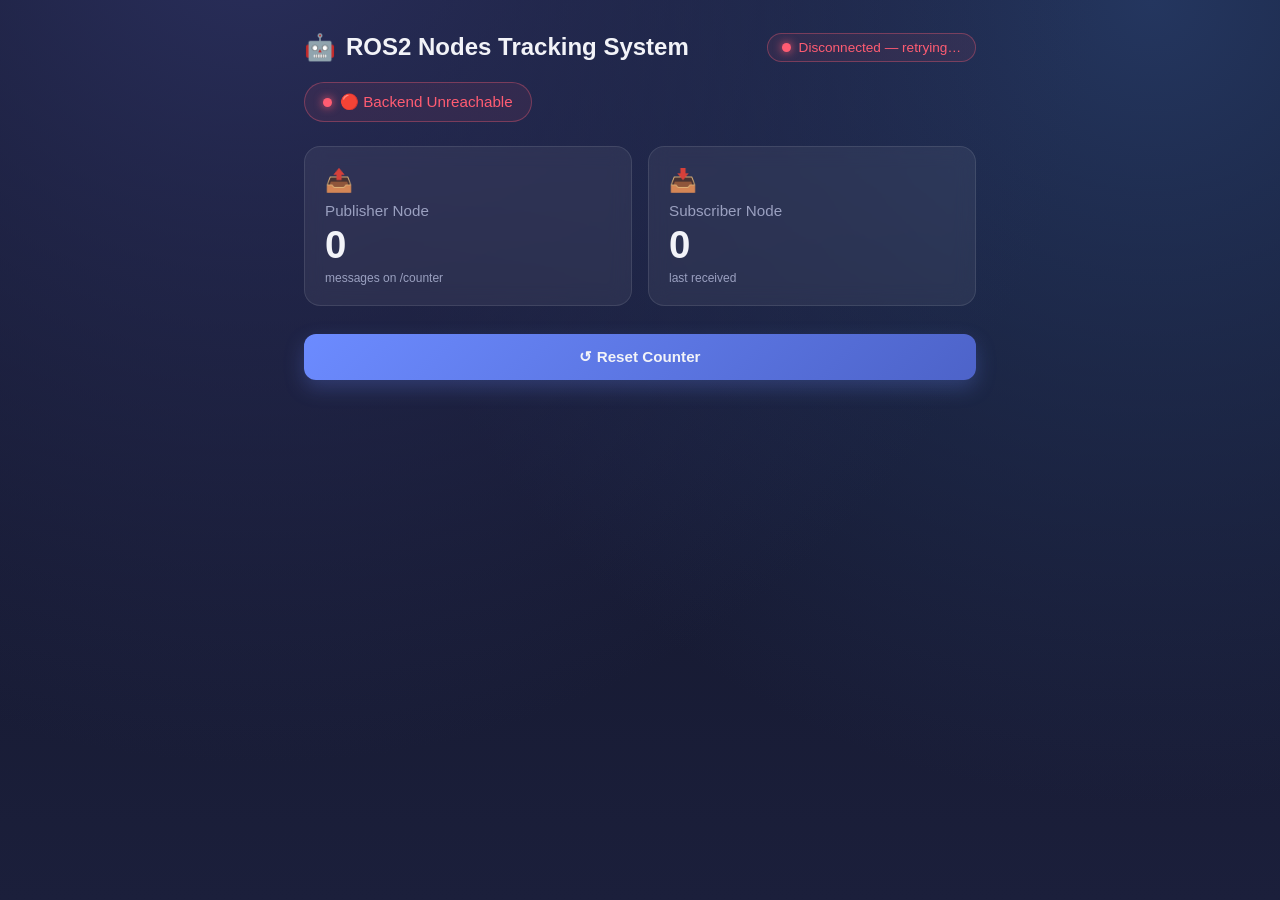
<file: frontend/index.html>
<!DOCTYPE html>

<html lang="en">

<head>

<meta charset="UTF-8">
<meta name="viewport" content="width=device-width, initial-scale=1.0">

<title>
ROS2 Nodes Tracking System
</title>

<link rel="stylesheet"
      href="styles.css">

</head>

<body>

<div class="app">

  <header class="topbar">

    <h1>
      <span class="logo">🤖</span>
      ROS2 Nodes Tracking System
    </h1>

    <div id="connection" class="pill unknown">
      <span class="dot"></span>
      <span class="label">Connecting…</span>
    </div>

  </header>

  <div id="health" class="pill health unknown">
    <span class="dot"></span>
    <span class="label">Checking system health…</span>
  </div>

  <div class="grid">

    <div class="card">
      <div class="card-icon">📤</div>
      <h2>Publisher Node</h2>
      <div id="publisher" class="value">0</div>
      <div class="sub">messages on /counter</div>
    </div>

    <div class="card">
      <div class="card-icon">📥</div>
      <h2>Subscriber Node</h2>
      <div id="subscriber" class="value">0</div>
      <div class="sub">last received</div>
    </div>

  </div>

  <button id="reset-btn" onclick="resetCounter()">
    <span class="btn-label">↺ Reset Counter</span>
  </button>

</div>

<script src="app.js"></script>

</body>

</html>
</file>
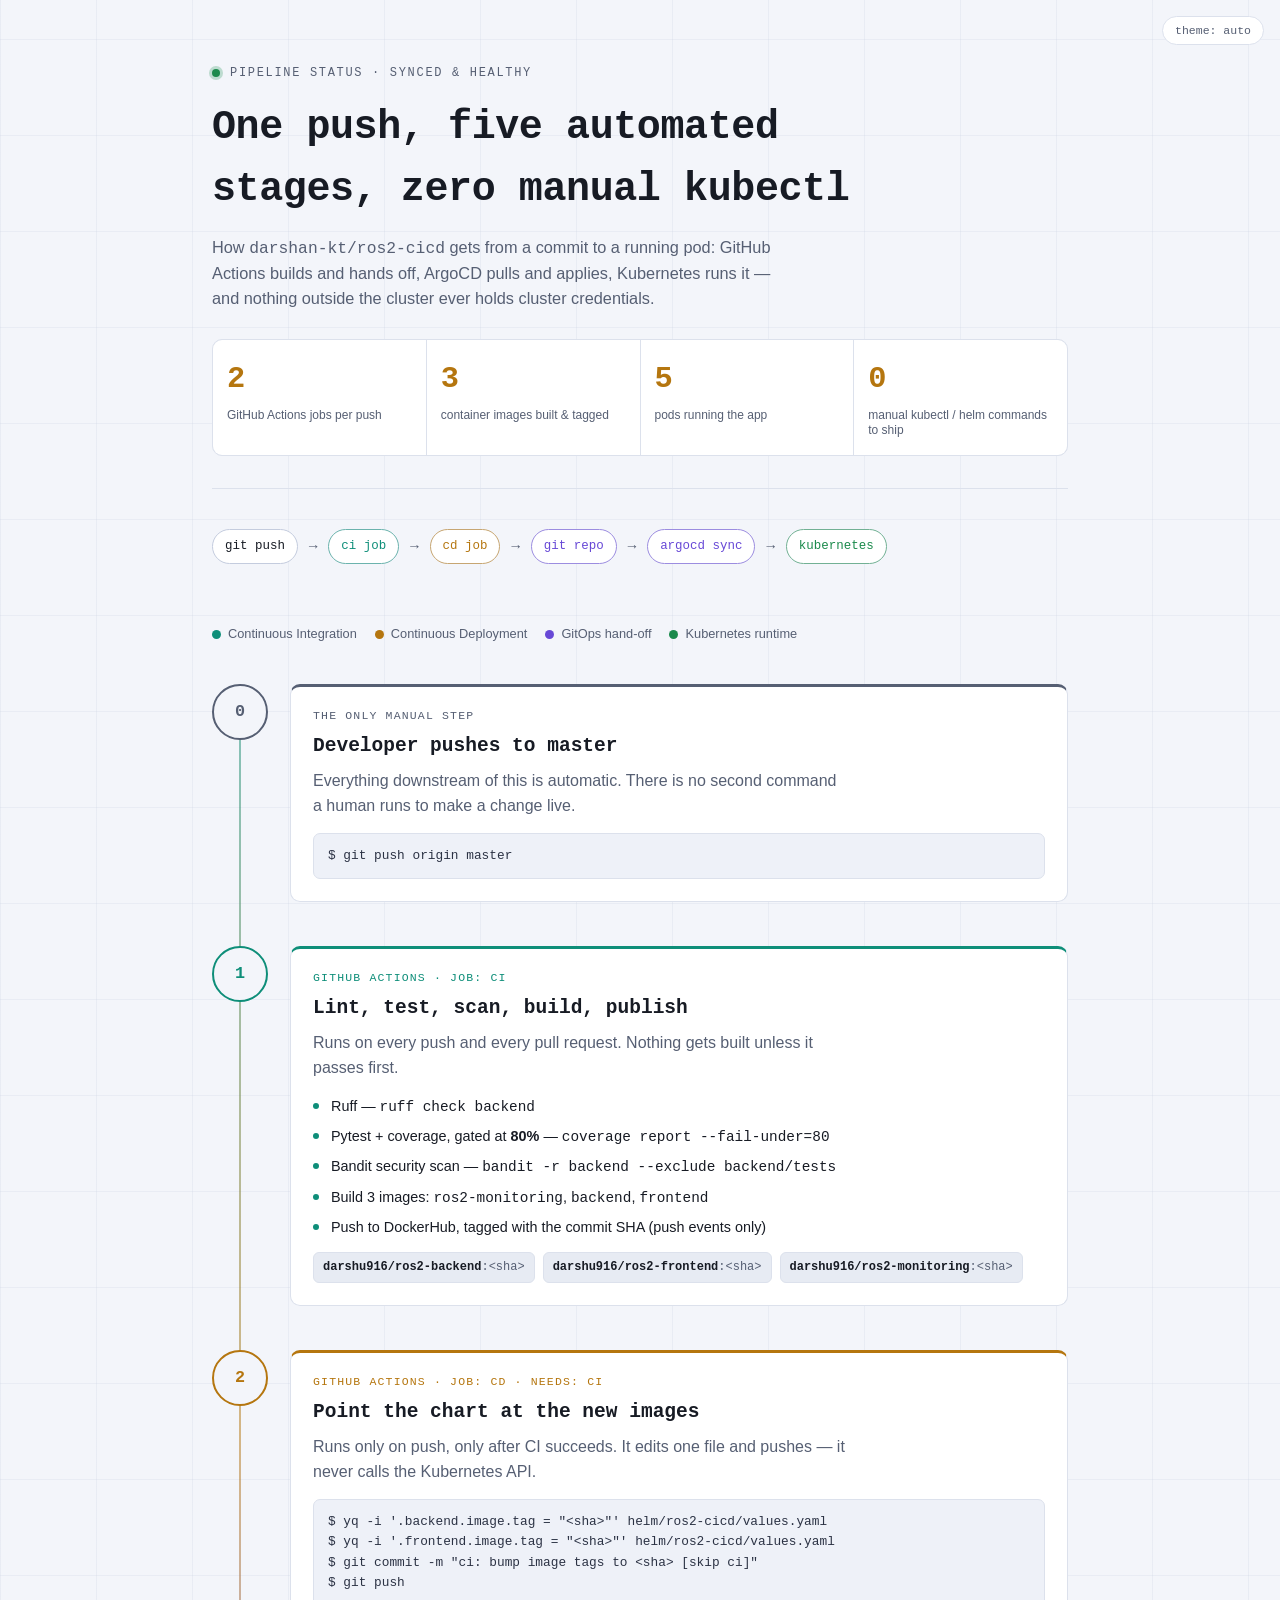
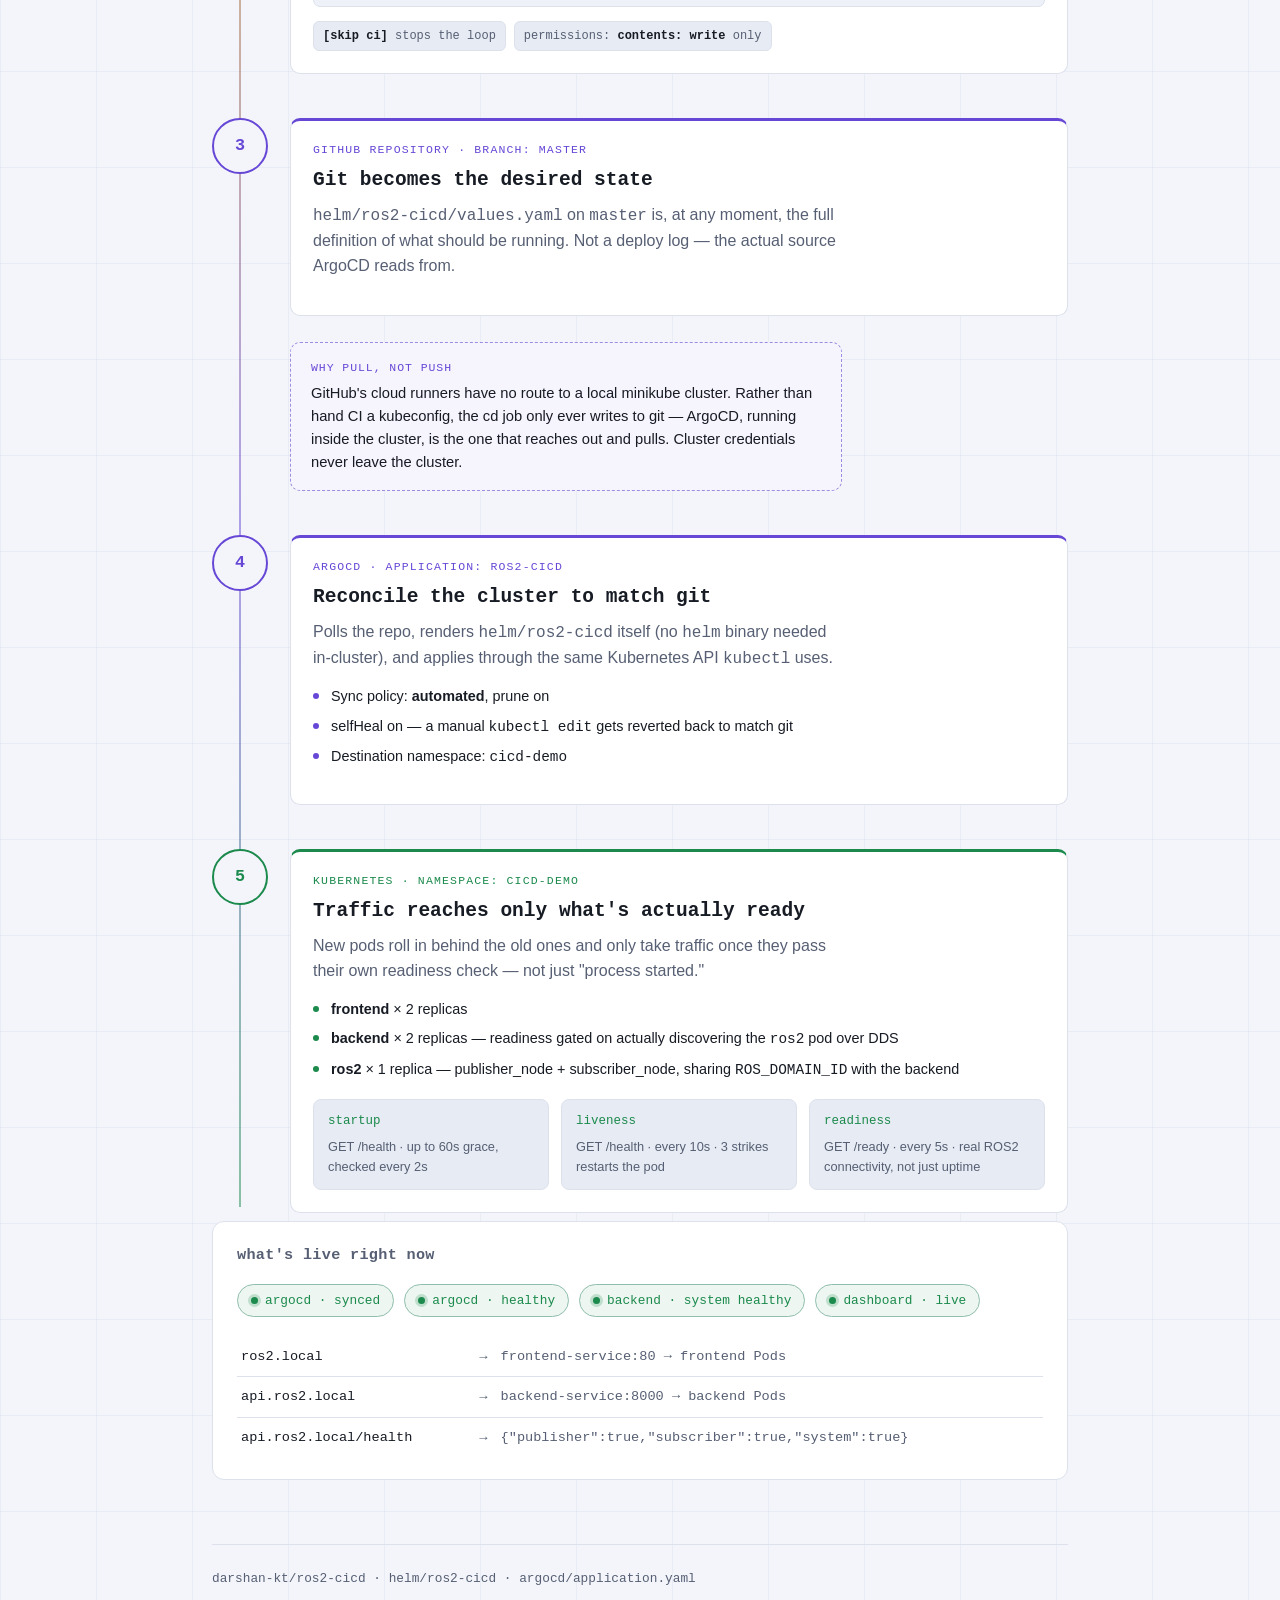
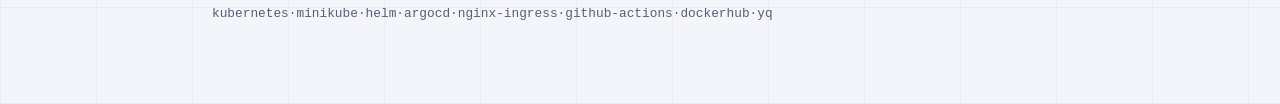
<file: docs/CI-CD-pipeline-infographic.html>
<!DOCTYPE html>
<html lang="en">
<head>
<meta charset="UTF-8">
<meta name="viewport" content="width=device-width, initial-scale=1.0">
<title>ROS2 CI/CD Pipeline — darshan-kt/ros2-cicd</title>
<style>
  :root {
    /* light theme (default) */
    --bg: #F3F5FA;
    --bg-soft: #E7EBF3;
    --card: #FFFFFF;
    --card-border: #DCE1EC;
    --line: #C4CCDE;
    --text: #171B24;
    --text-dim: #565F73;
    --code-bg: #EEF1F8;
    --code-text: #2B3244;

    --accent: #B5760F;   /* deploy / CD */
    --ci: #0E8E79;       /* integration */
    --gitops: #6748D6;   /* gitops / argocd */
    --runtime: #1B8A4C;  /* kubernetes runtime */
    --good: #1B8A4C;

    --font-mono: ui-monospace, "JetBrains Mono", "Fira Code", "SFMono-Regular", Menlo, Consolas, "Liberation Mono", monospace;
    --font-sans: -apple-system, BlinkMacSystemFont, "Segoe UI", "Helvetica Neue", Arial, sans-serif;

    color-scheme: light;
  }

  @media (prefers-color-scheme: dark) {
    :root {
      --bg: #0A0E16;
      --bg-soft: #0F1421;
      --card: #121728;
      --card-border: #232B41;
      --line: #313B57;
      --text: #E7ECF7;
      --text-dim: #97A2BE;
      --code-bg: #0D111C;
      --code-text: #C9D3EA;

      --accent: #E8A33D;
      --ci: #45D6BC;
      --gitops: #AC93FF;
      --runtime: #63D287;
      --good: #63D287;
      color-scheme: dark;
    }
  }

  :root[data-theme="dark"] {
    --bg: #0A0E16;
    --bg-soft: #0F1421;
    --card: #121728;
    --card-border: #232B41;
    --line: #313B57;
    --text: #E7ECF7;
    --text-dim: #97A2BE;
    --code-bg: #0D111C;
    --code-text: #C9D3EA;

    --accent: #E8A33D;
    --ci: #45D6BC;
    --gitops: #AC93FF;
    --runtime: #63D287;
    --good: #63D287;
    color-scheme: dark;
  }

  :root[data-theme="light"] {
    --bg: #F3F5FA;
    --bg-soft: #E7EBF3;
    --card: #FFFFFF;
    --card-border: #DCE1EC;
    --line: #C4CCDE;
    --text: #171B24;
    --text-dim: #565F73;
    --code-bg: #EEF1F8;
    --code-text: #2B3244;

    --accent: #B5760F;
    --ci: #0E8E79;
    --gitops: #6748D6;
    --runtime: #1B8A4C;
    --good: #1B8A4C;
    color-scheme: light;
  }

  * { box-sizing: border-box; }

  body {
    margin: 0;
    background:
      repeating-linear-gradient(0deg, color-mix(in srgb, var(--line) 22%, transparent) 0, color-mix(in srgb, var(--line) 22%, transparent) 1px, transparent 1px, transparent 96px),
      repeating-linear-gradient(90deg, color-mix(in srgb, var(--line) 22%, transparent) 0, color-mix(in srgb, var(--line) 22%, transparent) 1px, transparent 1px, transparent 96px),
      var(--bg);
    color: var(--text);
    font-family: var(--font-sans);
    line-height: 1.55;
    -webkit-font-smoothing: antialiased;
  }

  main {
    max-width: 920px;
    margin: 0 auto;
    padding: clamp(28px, 5vw, 64px) clamp(18px, 4vw, 32px) 80px;
  }

  a { color: inherit; }
  a:focus-visible, button:focus-visible {
    outline: 2px solid var(--accent);
    outline-offset: 3px;
  }

  h1, h2, h3 {
    font-family: var(--font-mono);
    text-wrap: balance;
    margin: 0;
  }

  code, .mono { font-family: var(--font-mono); }

  .num { font-variant-numeric: tabular-nums; }

  /* ---------- theme toggle ---------- */

  .theme-toggle {
    position: fixed;
    top: 16px;
    right: 16px;
    z-index: 10;
    font-family: var(--font-mono);
    font-size: 0.72rem;
    padding: 7px 12px;
    border-radius: 999px;
    border: 1px solid var(--card-border);
    background: var(--card);
    color: var(--text-dim);
    cursor: pointer;
  }

  .theme-toggle:hover { color: var(--text); }

  /* ---------- masthead ---------- */

  .masthead {
    border-bottom: 1px solid var(--card-border);
    padding-bottom: 32px;
    margin-bottom: 40px;
  }

  .eyebrow {
    font-family: var(--font-mono);
    font-size: 0.75rem;
    letter-spacing: 0.14em;
    text-transform: uppercase;
    color: var(--text-dim);
    display: flex;
    align-items: center;
    gap: 10px;
    margin-bottom: 14px;
  }

  .eyebrow::before {
    content: "";
    width: 8px;
    height: 8px;
    border-radius: 50%;
    background: var(--good);
    box-shadow: 0 0 0 3px color-mix(in srgb, var(--good) 25%, transparent);
  }

  h1 {
    font-size: clamp(1.7rem, 4vw, 2.5rem);
    font-weight: 700;
    letter-spacing: -0.01em;
  }

  .masthead p.lede {
    max-width: 62ch;
    color: var(--text-dim);
    font-size: 1.02rem;
    margin: 14px 0 0;
  }

  .stats {
    display: grid;
    grid-template-columns: repeat(4, 1fr);
    gap: 1px;
    background: var(--card-border);
    border: 1px solid var(--card-border);
    border-radius: 10px;
    overflow: hidden;
    margin-top: 28px;
  }

  .stat {
    background: var(--card);
    padding: 16px 14px;
  }

  .stat .n {
    font-family: var(--font-mono);
    font-size: 1.9rem;
    font-weight: 700;
    color: var(--accent);
  }

  .stat .l {
    font-size: 0.75rem;
    color: var(--text-dim);
    margin-top: 4px;
    line-height: 1.3;
  }

  @media (max-width: 560px) {
    .stats { grid-template-columns: repeat(2, 1fr); }
  }

  /* ---------- at-a-glance strip ---------- */

  .glance {
    display: flex;
    flex-wrap: wrap;
    align-items: center;
    gap: 8px;
    margin-bottom: 56px;
    overflow-x: auto;
    padding-bottom: 4px;
  }

  .chip {
    font-family: var(--font-mono);
    font-size: 0.78rem;
    white-space: nowrap;
    padding: 7px 12px;
    border-radius: 999px;
    border: 1px solid var(--card-border);
    background: var(--card);
    color: var(--text);
  }

  .chip b { font-weight: 700; }

  .glance .arrow {
    color: var(--text-dim);
    font-size: 0.9rem;
  }

  .chip[data-c="trigger"] { border-color: var(--line); }
  .chip[data-c="ci"] { border-color: color-mix(in srgb, var(--ci) 55%, var(--card-border)); color: var(--ci); }
  .chip[data-c="cd"] { border-color: color-mix(in srgb, var(--accent) 55%, var(--card-border)); color: var(--accent); }
  .chip[data-c="gitops"] { border-color: color-mix(in srgb, var(--gitops) 55%, var(--card-border)); color: var(--gitops); }
  .chip[data-c="runtime"] { border-color: color-mix(in srgb, var(--runtime) 55%, var(--card-border)); color: var(--runtime); }

  /* ---------- legend ---------- */

  .legend {
    display: flex;
    flex-wrap: wrap;
    gap: 18px;
    margin-bottom: 40px;
    font-size: 0.8rem;
    color: var(--text-dim);
  }

  .legend span { display: inline-flex; align-items: center; gap: 7px; }
  .legend i { width: 9px; height: 9px; border-radius: 50%; display: inline-block; }

  /* ---------- schematic / spine ---------- */

  .schematic { position: relative; }

  .schematic::before {
    content: "";
    position: absolute;
    top: 6px;
    bottom: 6px;
    left: 27px;
    width: 2px;
    background: linear-gradient(to bottom, var(--ci), var(--accent) 35%, var(--gitops) 68%, var(--runtime));
    opacity: 0.5;
  }

  .stage {
    display: flex;
    gap: 22px;
    align-items: flex-start;
    margin-bottom: 44px;
    position: relative;
  }

  .stage:last-child { margin-bottom: 0; }

  .stage__node {
    flex: 0 0 56px;
    width: 56px;
    height: 56px;
    border-radius: 50%;
    display: flex;
    align-items: center;
    justify-content: center;
    font-family: var(--font-mono);
    font-weight: 700;
    font-size: 1.05rem;
    background: var(--bg);
    border: 2px solid var(--stage-c, var(--line));
    color: var(--stage-c, var(--text));
    z-index: 1;
  }

  .stage__body {
    flex: 1 1 auto;
    min-width: 0;
    background: var(--card);
    border: 1px solid var(--card-border);
    border-top: 3px solid var(--stage-c, var(--line));
    border-radius: 10px;
    padding: 20px 22px 22px;
    transition: transform 0.15s ease, border-color 0.15s ease;
  }

  @media (prefers-reduced-motion: no-preference) {
    .stage__body:hover { transform: translateY(-2px); }
  }

  .stage__eyebrow {
    font-family: var(--font-mono);
    font-size: 0.72rem;
    letter-spacing: 0.1em;
    text-transform: uppercase;
    color: var(--stage-c, var(--text-dim));
    margin-bottom: 6px;
  }

  .stage__body h2 {
    font-size: 1.22rem;
    margin-bottom: 8px;
  }

  .stage__body p.desc {
    color: var(--text-dim);
    margin: 0 0 14px;
    max-width: 60ch;
  }

  .stage__list {
    list-style: none;
    margin: 0 0 14px;
    padding: 0;
    display: grid;
    gap: 7px;
  }

  .stage__list li {
    font-size: 0.9rem;
    padding-left: 18px;
    position: relative;
  }

  .stage__list li::before {
    content: "";
    position: absolute;
    left: 0;
    top: 0.55em;
    width: 6px;
    height: 6px;
    border-radius: 50%;
    background: var(--stage-c, var(--text-dim));
  }

  pre.term {
    margin: 0;
    padding: 12px 14px;
    background: var(--code-bg);
    color: var(--code-text);
    border-radius: 7px;
    border: 1px solid var(--card-border);
    font-family: var(--font-mono);
    font-size: 0.8rem;
    overflow-x: auto;
    line-height: 1.6;
  }

  .fact-row {
    display: flex;
    flex-wrap: wrap;
    gap: 8px;
    margin-top: 14px;
  }

  .fact {
    font-family: var(--font-mono);
    font-size: 0.75rem;
    background: var(--bg-soft);
    border: 1px solid var(--card-border);
    border-radius: 6px;
    padding: 5px 9px;
    color: var(--text-dim);
  }

  .fact b { color: var(--text); font-weight: 700; }

  /* ---------- callout ---------- */

  .callout {
    margin: -18px 0 44px 78px;
    border: 1px dashed color-mix(in srgb, var(--gitops) 55%, var(--card-border));
    border-radius: 10px;
    padding: 16px 20px;
    background: color-mix(in srgb, var(--gitops) 6%, var(--card));
    max-width: 62ch;
  }

  @media (max-width: 620px) {
    .callout { margin-left: 0; }
  }

  .callout .k {
    font-family: var(--font-mono);
    font-size: 0.72rem;
    letter-spacing: 0.08em;
    text-transform: uppercase;
    color: var(--gitops);
    margin-bottom: 6px;
  }

  .callout p { margin: 0; font-size: 0.92rem; color: var(--text); }

  /* ---------- runtime board ---------- */

  .board {
    margin-top: 8px;
    background: var(--card);
    border: 1px solid var(--card-border);
    border-radius: 12px;
    padding: 22px 24px;
  }

  .board h3 {
    font-size: 0.95rem;
    margin-bottom: 16px;
    color: var(--text-dim);
    font-weight: 600;
    letter-spacing: 0.02em;
  }

  .pill-row {
    display: flex;
    flex-wrap: wrap;
    gap: 10px;
    margin-bottom: 20px;
  }

  .pill {
    display: inline-flex;
    align-items: center;
    gap: 7px;
    font-family: var(--font-mono);
    font-size: 0.8rem;
    padding: 6px 13px;
    border-radius: 999px;
    border: 1px solid color-mix(in srgb, var(--good) 40%, var(--card-border));
    color: var(--good);
    background: color-mix(in srgb, var(--good) 8%, var(--card));
  }

  .pill i {
    width: 7px;
    height: 7px;
    border-radius: 50%;
    background: var(--good);
    box-shadow: 0 0 0 3px color-mix(in srgb, var(--good) 22%, transparent);
  }

  .route-table {
    width: 100%;
    border-collapse: collapse;
    font-size: 0.85rem;
    overflow-x: auto;
    display: block;
  }

  .route-table tbody { display: table; width: 100%; }

  .route-table td {
    padding: 9px 4px;
    border-top: 1px solid var(--card-border);
    vertical-align: top;
  }

  .route-table tr:first-child td { border-top: none; }

  .route-table td.host { font-family: var(--font-mono); color: var(--text); white-space: nowrap; }
  .route-table td.arrow { color: var(--text-dim); width: 24px; }
  .route-table td.dest { font-family: var(--font-mono); color: var(--text-dim); }

  .probe-grid {
    display: grid;
    grid-template-columns: repeat(3, 1fr);
    gap: 12px;
    margin-top: 18px;
  }

  @media (max-width: 640px) {
    .probe-grid { grid-template-columns: 1fr; }
  }

  .probe {
    border: 1px solid var(--card-border);
    border-radius: 8px;
    padding: 12px 14px;
    background: var(--bg-soft);
  }

  .probe .name {
    font-family: var(--font-mono);
    font-size: 0.78rem;
    color: var(--runtime);
    margin-bottom: 6px;
  }

  .probe .detail {
    font-size: 0.8rem;
    color: var(--text-dim);
  }

  /* ---------- footer ---------- */

  footer {
    margin-top: 64px;
    padding-top: 24px;
    border-top: 1px solid var(--card-border);
    display: flex;
    flex-wrap: wrap;
    justify-content: space-between;
    gap: 16px;
    font-size: 0.8rem;
    color: var(--text-dim);
  }

  footer .tools {
    display: flex;
    flex-wrap: wrap;
    gap: 6px 14px;
    font-family: var(--font-mono);
  }

  footer .repo { font-family: var(--font-mono); }
</style>
</head>
<body>

<button class="theme-toggle" id="theme-toggle" type="button" aria-label="Toggle color theme">theme: auto</button>

<main>

  <header class="masthead">
    <div class="eyebrow">pipeline status &middot; synced &amp; healthy</div>
    <h1>One push, five automated stages, zero manual kubectl</h1>
    <p class="lede">
      How <span class="mono">darshan-kt/ros2-cicd</span> gets from a commit to a running
      pod: GitHub Actions builds and hands off, ArgoCD pulls and applies, Kubernetes
      runs it &mdash; and nothing outside the cluster ever holds cluster credentials.
    </p>

    <div class="stats">
      <div class="stat"><div class="n num">2</div><div class="l">GitHub Actions jobs per push</div></div>
      <div class="stat"><div class="n num">3</div><div class="l">container images built &amp; tagged</div></div>
      <div class="stat"><div class="n num">5</div><div class="l">pods running the app</div></div>
      <div class="stat"><div class="n num">0</div><div class="l">manual kubectl / helm commands to ship</div></div>
    </div>
  </header>

  <div class="glance" aria-hidden="true">
    <span class="chip" data-c="trigger">git push</span>
    <span class="arrow">&rarr;</span>
    <span class="chip" data-c="ci">ci job</span>
    <span class="arrow">&rarr;</span>
    <span class="chip" data-c="cd">cd job</span>
    <span class="arrow">&rarr;</span>
    <span class="chip" data-c="gitops">git repo</span>
    <span class="arrow">&rarr;</span>
    <span class="chip" data-c="gitops">argocd sync</span>
    <span class="arrow">&rarr;</span>
    <span class="chip" data-c="runtime">kubernetes</span>
  </div>

  <div class="legend">
    <span><i style="background:var(--ci)"></i>Continuous Integration</span>
    <span><i style="background:var(--accent)"></i>Continuous Deployment</span>
    <span><i style="background:var(--gitops)"></i>GitOps hand-off</span>
    <span><i style="background:var(--runtime)"></i>Kubernetes runtime</span>
  </div>

  <div class="schematic">

    <div class="stage">
      <div class="stage__node" style="--stage-c: var(--text-dim)">0</div>
      <div class="stage__body" style="--stage-c: var(--text-dim)">
        <div class="stage__eyebrow">the only manual step</div>
        <h2>Developer pushes to master</h2>
        <p class="desc">
          Everything downstream of this is automatic. There is no second command
          a human runs to make a change live.
        </p>
        <pre class="term">$ git push origin master</pre>
      </div>
    </div>

    <div class="stage">
      <div class="stage__node" style="--stage-c: var(--ci)">1</div>
      <div class="stage__body" style="--stage-c: var(--ci)">
        <div class="stage__eyebrow">github actions &middot; job: ci</div>
        <h2>Lint, test, scan, build, publish</h2>
        <p class="desc">
          Runs on every push and every pull request. Nothing gets built unless
          it passes first.
        </p>
        <ul class="stage__list">
          <li>Ruff &mdash; <code class="mono">ruff check backend</code></li>
          <li>Pytest + coverage, gated at <b>80%</b> &mdash; <code class="mono">coverage report --fail-under=80</code></li>
          <li>Bandit security scan &mdash; <code class="mono">bandit -r backend --exclude backend/tests</code></li>
          <li>Build 3 images: <code class="mono">ros2-monitoring</code>, <code class="mono">backend</code>, <code class="mono">frontend</code></li>
          <li>Push to DockerHub, tagged with the commit SHA (push events only)</li>
        </ul>
        <div class="fact-row">
          <span class="fact"><b>darshu916/ros2-backend</b>:&lt;sha&gt;</span>
          <span class="fact"><b>darshu916/ros2-frontend</b>:&lt;sha&gt;</span>
          <span class="fact"><b>darshu916/ros2-monitoring</b>:&lt;sha&gt;</span>
        </div>
      </div>
    </div>

    <div class="stage">
      <div class="stage__node" style="--stage-c: var(--accent)">2</div>
      <div class="stage__body" style="--stage-c: var(--accent)">
        <div class="stage__eyebrow">github actions &middot; job: cd &middot; needs: ci</div>
        <h2>Point the chart at the new images</h2>
        <p class="desc">
          Runs only on push, only after CI succeeds. It edits one file and pushes &mdash;
          it never calls the Kubernetes API.
        </p>
        <pre class="term">$ yq -i '.backend.image.tag = "&lt;sha&gt;"' helm/ros2-cicd/values.yaml
$ yq -i '.frontend.image.tag = "&lt;sha&gt;"' helm/ros2-cicd/values.yaml
$ git commit -m "ci: bump image tags to &lt;sha&gt; [skip ci]"
$ git push</pre>
        <div class="fact-row">
          <span class="fact"><b>[skip ci]</b> stops the loop</span>
          <span class="fact">permissions: <b>contents: write</b> only</span>
        </div>
      </div>
    </div>

    <div class="stage">
      <div class="stage__node" style="--stage-c: var(--gitops)">3</div>
      <div class="stage__body" style="--stage-c: var(--gitops)">
        <div class="stage__eyebrow">github repository &middot; branch: master</div>
        <h2>Git becomes the desired state</h2>
        <p class="desc">
          <code class="mono">helm/ros2-cicd/values.yaml</code> on <code class="mono">master</code>
          is, at any moment, the full definition of what should be running. Not a
          deploy log &mdash; the actual source ArgoCD reads from.
        </p>
      </div>
    </div>

    <div class="callout">
      <div class="k">why pull, not push</div>
      <p>
        GitHub's cloud runners have no route to a local minikube cluster. Rather
        than hand CI a kubeconfig, the cd job only ever writes to git &mdash; ArgoCD,
        running inside the cluster, is the one that reaches out and pulls.
        Cluster credentials never leave the cluster.
      </p>
    </div>

    <div class="stage">
      <div class="stage__node" style="--stage-c: var(--gitops)">4</div>
      <div class="stage__body" style="--stage-c: var(--gitops)">
        <div class="stage__eyebrow">argocd &middot; application: ros2-cicd</div>
        <h2>Reconcile the cluster to match git</h2>
        <p class="desc">
          Polls the repo, renders <code class="mono">helm/ros2-cicd</code> itself
          (no <code class="mono">helm</code> binary needed in-cluster), and applies
          through the same Kubernetes API <code class="mono">kubectl</code> uses.
        </p>
        <ul class="stage__list">
          <li>Sync policy: <b>automated</b>, prune on</li>
          <li>selfHeal on &mdash; a manual <code class="mono">kubectl edit</code> gets reverted back to match git</li>
          <li>Destination namespace: <code class="mono">cicd-demo</code></li>
        </ul>
      </div>
    </div>

    <div class="stage">
      <div class="stage__node" style="--stage-c: var(--runtime)">5</div>
      <div class="stage__body" style="--stage-c: var(--runtime)">
        <div class="stage__eyebrow">kubernetes &middot; namespace: cicd-demo</div>
        <h2>Traffic reaches only what's actually ready</h2>
        <p class="desc">
          New pods roll in behind the old ones and only take traffic once they pass
          their own readiness check &mdash; not just "process started."
        </p>
        <ul class="stage__list">
          <li><b>frontend</b> &times; 2 replicas</li>
          <li><b>backend</b> &times; 2 replicas &mdash; readiness gated on actually discovering the <code class="mono">ros2</code> pod over DDS</li>
          <li><b>ros2</b> &times; 1 replica &mdash; publisher_node + subscriber_node, sharing <code class="mono">ROS_DOMAIN_ID</code> with the backend</li>
        </ul>

        <div class="probe-grid">
          <div class="probe">
            <div class="name">startup</div>
            <div class="detail">GET /health &middot; up to 60s grace, checked every 2s</div>
          </div>
          <div class="probe">
            <div class="name">liveness</div>
            <div class="detail">GET /health &middot; every 10s &middot; 3 strikes restarts the pod</div>
          </div>
          <div class="probe">
            <div class="name">readiness</div>
            <div class="detail">GET /ready &middot; every 5s &middot; real ROS2 connectivity, not just uptime</div>
          </div>
        </div>
      </div>
    </div>

  </div>

  <div class="board">
    <h3>what's live right now</h3>
    <div class="pill-row">
      <span class="pill"><i></i>argocd &middot; synced</span>
      <span class="pill"><i></i>argocd &middot; healthy</span>
      <span class="pill"><i></i>backend &middot; system healthy</span>
      <span class="pill"><i></i>dashboard &middot; live</span>
    </div>

    <table class="route-table">
      <tbody>
        <tr><td class="host">ros2.local</td><td class="arrow">&rarr;</td><td class="dest">frontend-service:80 &rarr; frontend Pods</td></tr>
        <tr><td class="host">api.ros2.local</td><td class="arrow">&rarr;</td><td class="dest">backend-service:8000 &rarr; backend Pods</td></tr>
        <tr><td class="host">api.ros2.local/health</td><td class="arrow">&rarr;</td><td class="dest">{"publisher":true,"subscriber":true,"system":true}</td></tr>
      </tbody>
    </table>
  </div>

  <footer>
    <span class="repo">darshan-kt/ros2-cicd &middot; helm/ros2-cicd &middot; argocd/application.yaml</span>
    <span class="tools">kubernetes&middot;minikube&middot;helm&middot;argocd&middot;nginx-ingress&middot;github-actions&middot;dockerhub&middot;yq</span>
  </footer>

</main>

<script>
  (function () {
    var root = document.documentElement;
    var btn = document.getElementById("theme-toggle");
    var order = ["auto", "light", "dark"];
    var stored = localStorage.getItem("ros2-cicd-infographic-theme") || "auto";

    function apply(mode) {
      if (mode === "auto") {
        root.removeAttribute("data-theme");
      } else {
        root.setAttribute("data-theme", mode);
      }
      btn.textContent = "theme: " + mode;
      localStorage.setItem("ros2-cicd-infographic-theme", mode);
    }

    apply(stored);

    btn.addEventListener("click", function () {
      var next = order[(order.indexOf(stored) + 1) % order.length];
      stored = next;
      apply(next);
    });
  })();
</script>

</body>
</html>
</file>
<file: frontend/styles.css>
:root {
    --bg-1: #0f1224;
    --bg-2: #1b1f3b;
    --card-bg: rgba(255, 255, 255, 0.06);
    --card-border: rgba(255, 255, 255, 0.1);
    --text-main: #f2f3f8;
    --text-dim: #9ba0c0;
    --accent: #6c8bff;
    --green: #35d68a;
    --red: #ff5c72;
    --amber: #ffb545;
}

* {
    box-sizing: border-box;
}

body {
    margin: 0;
    min-height: 100vh;
    font-family: "Segoe UI", Roboto, Arial, sans-serif;
    color: var(--text-main);
    background: radial-gradient(circle at 20% -10%, #2a2f5c, transparent 60%),
                radial-gradient(circle at 90% 0%, #24365f, transparent 55%),
                linear-gradient(180deg, var(--bg-1), var(--bg-2));
    background-attachment: fixed;
}

.app {
    max-width: 720px;
    margin: 0 auto;
    padding: 32px 24px 64px;
    animation: fade-in 0.6s ease-out;
}

.topbar {
    display: flex;
    align-items: center;
    justify-content: space-between;
    gap: 16px;
    flex-wrap: wrap;
    margin-bottom: 20px;
}

h1 {
    font-size: 1.5rem;
    font-weight: 600;
    margin: 0;
    display: flex;
    align-items: center;
    gap: 10px;
}

.logo {
    font-size: 1.6rem;
}

/* Pills (status badges) */

.pill {
    display: inline-flex;
    align-items: center;
    gap: 8px;
    padding: 6px 14px;
    border-radius: 999px;
    background: var(--card-bg);
    border: 1px solid var(--card-border);
    font-size: 0.85rem;
    font-weight: 500;
    transition: background 0.3s ease, border-color 0.3s ease, color 0.3s ease;
}

.pill.health {
    font-size: 0.95rem;
    padding: 10px 18px;
    margin-bottom: 24px;
}

.dot {
    width: 9px;
    height: 9px;
    border-radius: 50%;
    background: var(--text-dim);
    flex-shrink: 0;
}

.pill.unknown .dot {
    background: var(--amber);
    box-shadow: 0 0 8px var(--amber);
}

.pill.good {
    color: var(--green);
    border-color: rgba(53, 214, 138, 0.35);
    background: rgba(53, 214, 138, 0.08);
}

.pill.good .dot {
    background: var(--green);
    box-shadow: 0 0 10px var(--green);
    animation: pulse-dot 1.6s ease-in-out infinite;
}

.pill.bad {
    color: var(--red);
    border-color: rgba(255, 92, 114, 0.35);
    background: rgba(255, 92, 114, 0.08);
}

.pill.bad .dot {
    background: var(--red);
    box-shadow: 0 0 10px var(--red);
    animation: pulse-dot 1.2s ease-in-out infinite;
}

/* Cards */

.grid {
    display: grid;
    grid-template-columns: repeat(auto-fit, minmax(220px, 1fr));
    gap: 16px;
    margin-bottom: 28px;
}

.card {
    background: var(--card-bg);
    border: 1px solid var(--card-border);
    border-radius: 16px;
    padding: 20px;
    backdrop-filter: blur(10px);
    transition: transform 0.25s ease, border-color 0.25s ease;
}

.card:hover {
    transform: translateY(-3px);
    border-color: rgba(255, 255, 255, 0.2);
}

.card-icon {
    font-size: 1.4rem;
    opacity: 0.85;
}

.card h2 {
    font-size: 0.95rem;
    font-weight: 500;
    color: var(--text-dim);
    margin: 8px 0 4px;
}

.card .value {
    font-size: 2.4rem;
    font-weight: 700;
    font-variant-numeric: tabular-nums;
    color: var(--text-main);
    transition: color 0.2s ease;
}

.card .value.bump {
    animation: bump 0.35s ease;
    color: var(--accent);
}

.card .sub {
    font-size: 0.75rem;
    color: var(--text-dim);
    margin-top: 4px;
}

/* Reset button */

button {
    display: block;
    width: 100%;
    padding: 14px;
    font-size: 0.95rem;
    font-weight: 600;
    color: var(--text-main);
    background: linear-gradient(135deg, var(--accent), #4d63c9);
    border: none;
    border-radius: 12px;
    cursor: pointer;
    transition: transform 0.15s ease, box-shadow 0.15s ease, opacity 0.2s ease;
    box-shadow: 0 8px 20px rgba(108, 139, 255, 0.25);
}

button:hover {
    transform: translateY(-2px);
    box-shadow: 0 10px 24px rgba(108, 139, 255, 0.35);
}

button:active {
    transform: translateY(0);
}

button:disabled {
    opacity: 0.6;
    cursor: progress;
    transform: none;
}

/* Animations */

@keyframes fade-in {
    from { opacity: 0; transform: translateY(8px); }
    to   { opacity: 1; transform: translateY(0); }
}

@keyframes pulse-dot {
    0%, 100% { opacity: 1; }
    50%      { opacity: 0.35; }
}

@keyframes bump {
    0%   { transform: scale(1); }
    40%  { transform: scale(1.18); }
    100% { transform: scale(1); }
}

@media (max-width: 480px) {
    .card .value {
        font-size: 2rem;
    }
}
</file>
